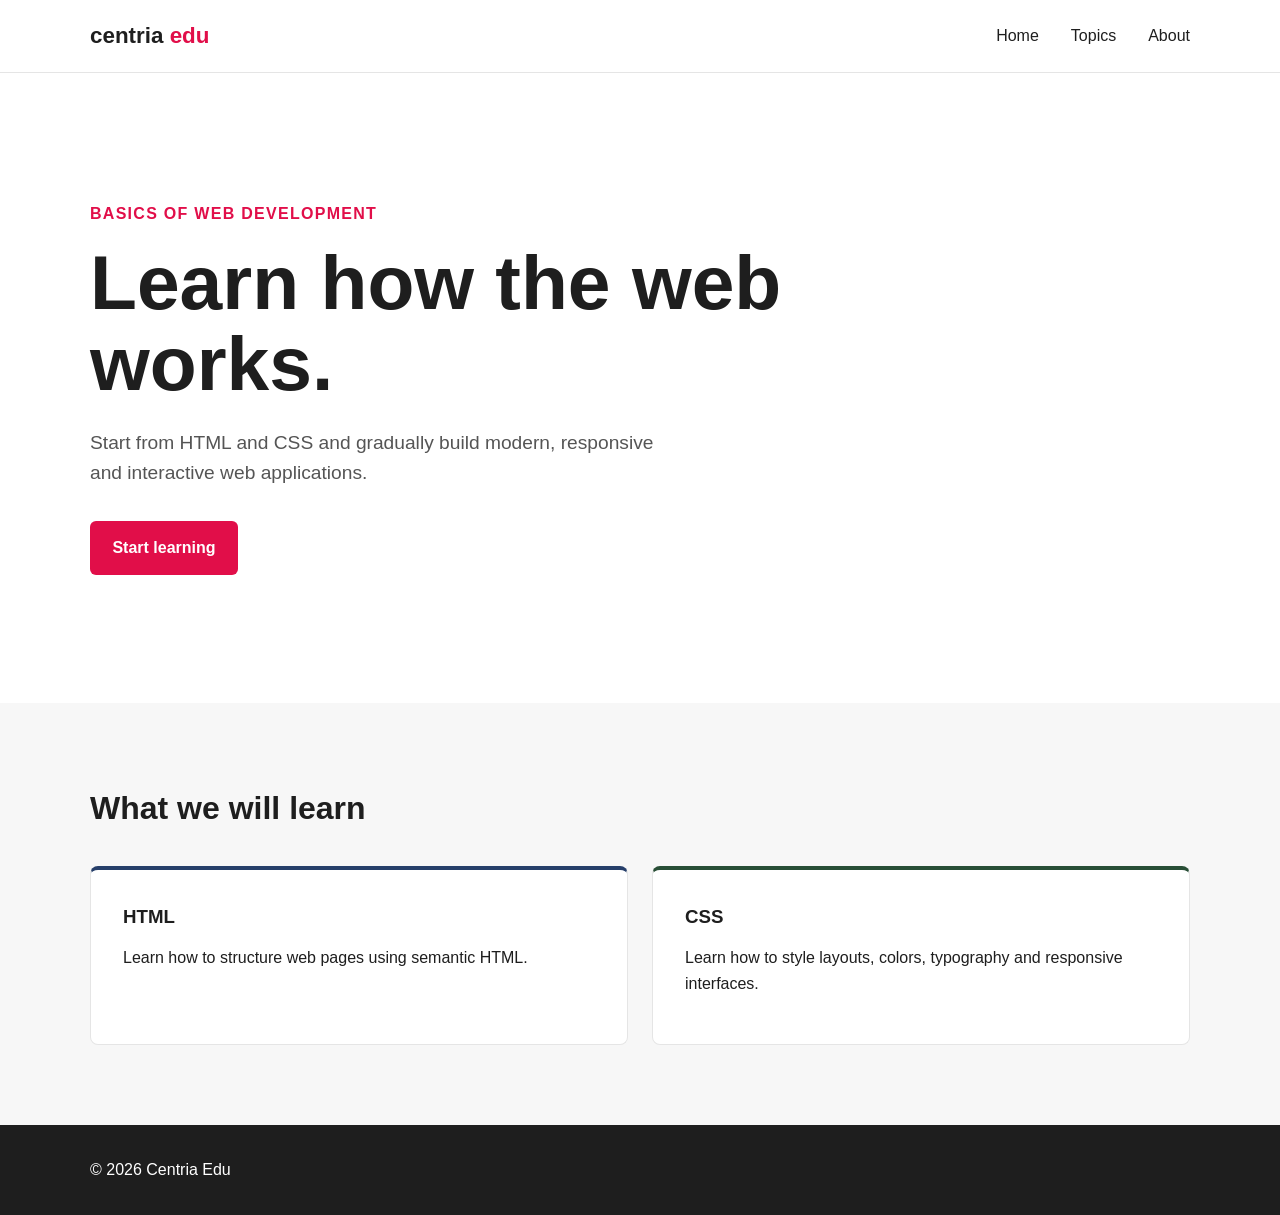
<file: index.html>
<!--
    Centria Edu - Basics of Web Development

    Original author: Ville Heikkiniemi
    Modified by: Mika Pirttimäki
    Last modified: 2026-11-09

    Based on the original course template.
-->

<!DOCTYPE html>
<html lang="en">
    
<head>
    <meta charset="UTF-8">
    <meta name="viewport" content="width=device-width, initial-scale=1.0">
    <meta name="author" content="Ville Heikkiniemi">
    <link rel="icon" href="favicon.ico">
    <link rel="stylesheet" href="style.css">
    

    <title>Centria Edu | Basics of Web Development</title>

</head>

<body>

    <header>
        <div class="container">
            <nav>
                <div class="logo">
                    centria <span>edu</span>
                </div>

                <ul>
                    <li><a href="#">Home</a></li>
                    <li><a href="#topics">Topics</a></li>
                    <li><a href="#">About</a></li>
                </ul>
            </nav>
        </div>
    </header>

    <main>

        <section class="hero">
            <div class="container">
                <div class="hero-content">

                    <span class="label">Basics of Web Development</span>

                    <h1>
                        Learn how the web works.
                    </h1>

                    <p>
                        Start from HTML and CSS and gradually build modern,
                        responsive and interactive web applications.
                    </p>

                    <a href="#topics" class="button">
                        Start learning
                    </a>

                </div>
            </div>
        </section>

        <section class="topics" id="topics">
            <div class="container">

                <h2>What we will learn</h2>

                <div class="cards">

                    <article class="card">
                        <h3>HTML</h3>
                        <p>
                            Learn how to structure web pages using semantic HTML.
                        </p>
                    </article>

                    <article class="card">
                        <h3>CSS</h3>
                        <p>
                            Learn how to style layouts, colors, typography and
                            responsive interfaces.
                        </p>
                    </article>

                </div>
            </div>
        </section>

    </main>

    <footer>
        <div class="container">
            <p>&copy; 2026 Centria Edu</p>
        </div>
    </footer>

</body>
</html>
</file>
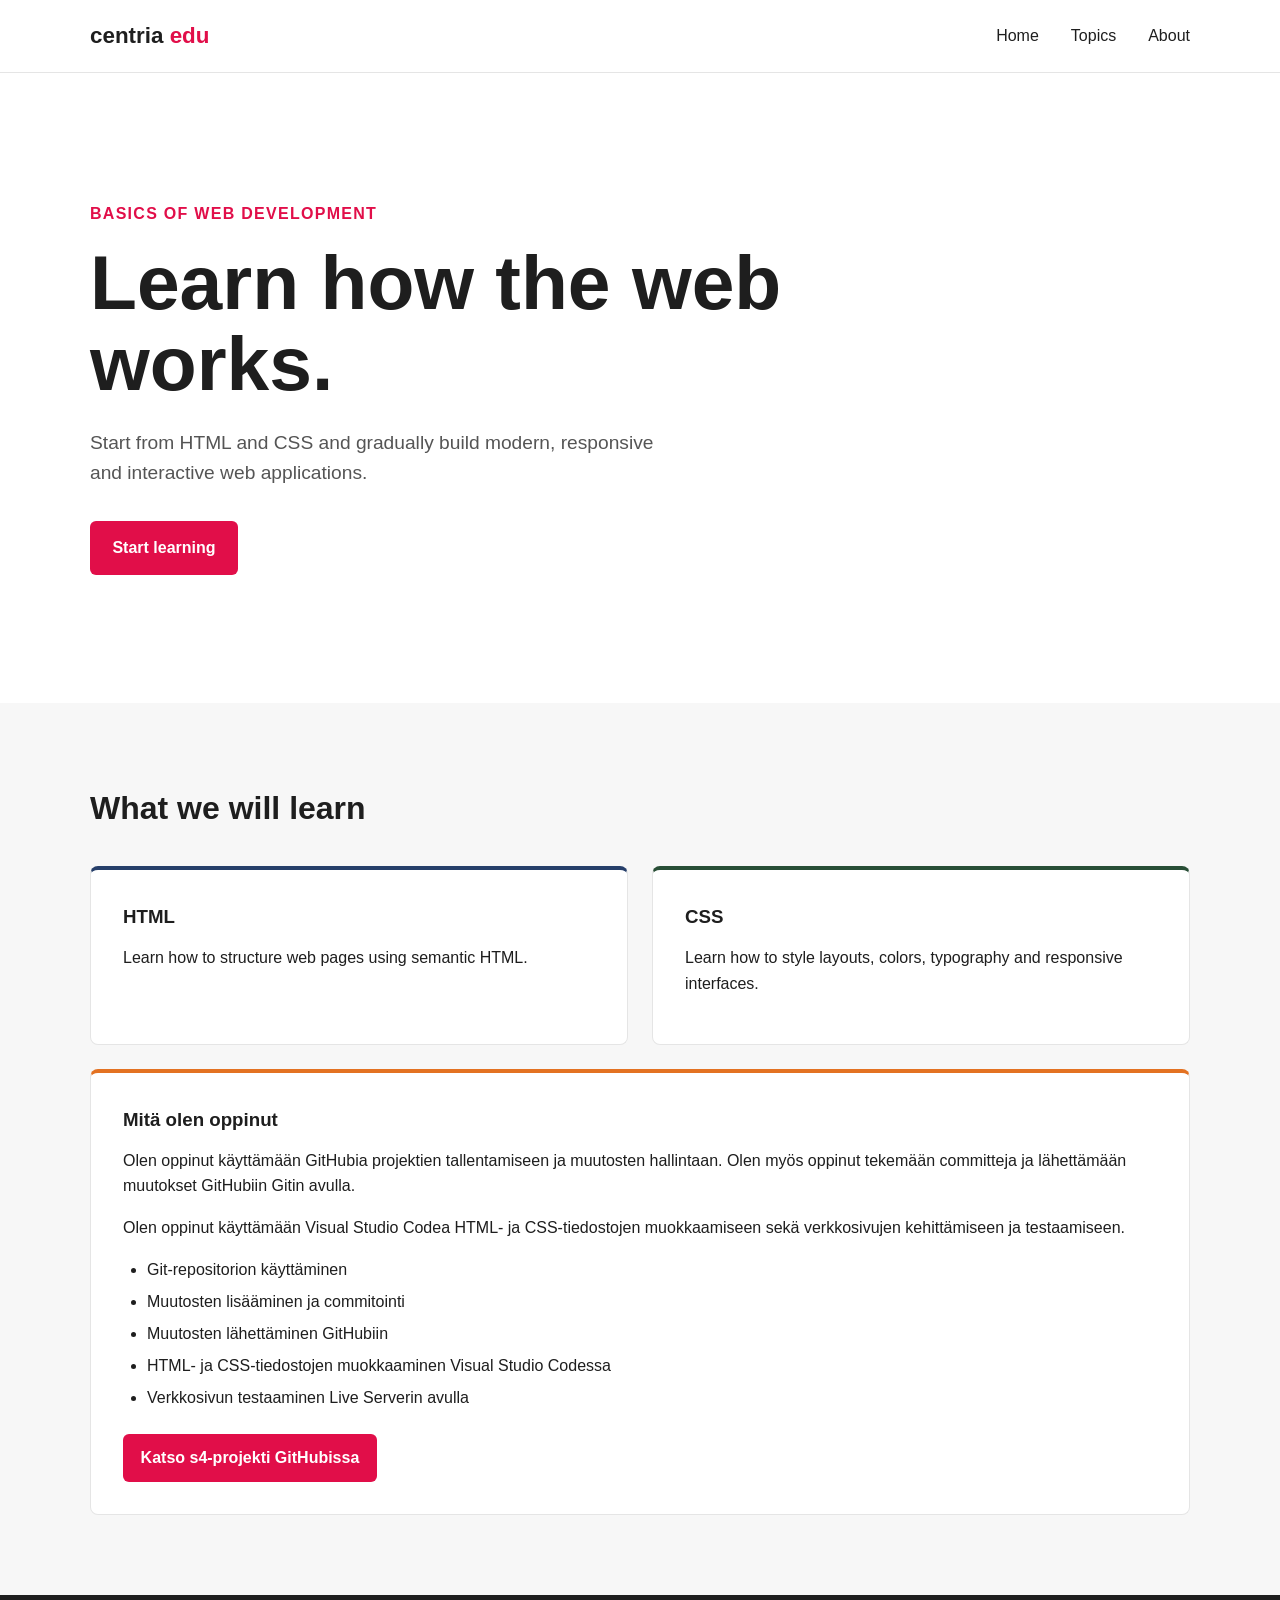
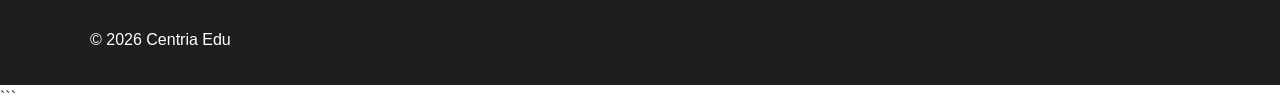
<file: s4/index.html>
<!--
    Centria Edu - Basics of Web Development

    Original author: Ville Heikkiniemi
    Modified by: Mika Pirttimäki
    Last modified: 2026-09-17

    Based on the original course template.
-->

<!DOCTYPE html>
<html lang="en">

<head>
    <meta charset="UTF-8">
    <meta name="viewport" content="width=device-width, initial-scale=1.0">
    <meta name="author" content="Ville Heikkiniemi">

    <link rel="icon" href="favicon.ico">
    <link rel="stylesheet" href="style.css">

    <title>Centria Edu | Basics of Web Development</title>
</head>

<body>

    <header>
        <div class="container">
            <nav>
                <div class="logo">
                    centria <span>edu</span>
                </div>

                <ul>
                    <li><a href="#">Home</a></li>
                    <li><a href="#topics">Topics</a></li>
                    <li><a href="#learning">About</a></li>
                </ul>
            </nav>
        </div>
    </header>

    <main>

        <section class="hero">
            <div class="container">
                <div class="hero-content">

                    <span class="label">Basics of Web Development</span>

                    <h1>
                        Learn how the web works.
                    </h1>

                    <p>
                        Start from HTML and CSS and gradually build modern,
                        responsive and interactive web applications.
                    </p>

                    <a href="#topics" class="button">
                        Start learning
                    </a>

                </div>
            </div>
        </section>

        <section class="topics" id="topics">
            <div class="container">

                <h2>What we will learn</h2>

                <div class="cards">

                    <article class="card">
                        <h3>HTML</h3>

                        <p>
                            Learn how to structure web pages using semantic HTML.
                        </p>
                    </article>

                    <article class="card">
                        <h3>CSS</h3>

                        <p>
                            Learn how to style layouts, colors, typography and
                            responsive interfaces.
                        </p>
                    </article>

                    <article class="card" id="learning">
                        <h3>Mitä olen oppinut</h3>

                        <p>
                            Olen oppinut käyttämään GitHubia projektien
                            tallentamiseen ja muutosten hallintaan. Olen myös
                            oppinut tekemään committeja ja lähettämään muutokset
                            GitHubiin Gitin avulla.
                        </p>

                        <p>
                            Olen oppinut käyttämään Visual Studio Codea HTML- ja
                            CSS-tiedostojen muokkaamiseen sekä verkkosivujen
                            kehittämiseen ja testaamiseen.
                        </p>

                        <ul>
                            <li>Git-repositorion käyttäminen</li>
                            <li>Muutosten lisääminen ja commitointi</li>
                            <li>Muutosten lähettäminen GitHubiin</li>
                            <li>HTML- ja CSS-tiedostojen muokkaaminen Visual Studio Codessa</li>
                            <li>Verkkosivun testaaminen Live Serverin avulla</li>
                        </ul>

                        <a href="https://github.com/Pira85/a1/tree/main/s4" target="_blank" rel="noopener noreferrer">
                        Katso s4-projekti GitHubissa
                        </a>
                    </article>

                </div>
            </div>
        </section>

    </main>

    <footer>
        <div class="container">
            <p>&copy; 2026 Centria Edu</p>
        </div>
    </footer>

</body>

</html>
```
</file>
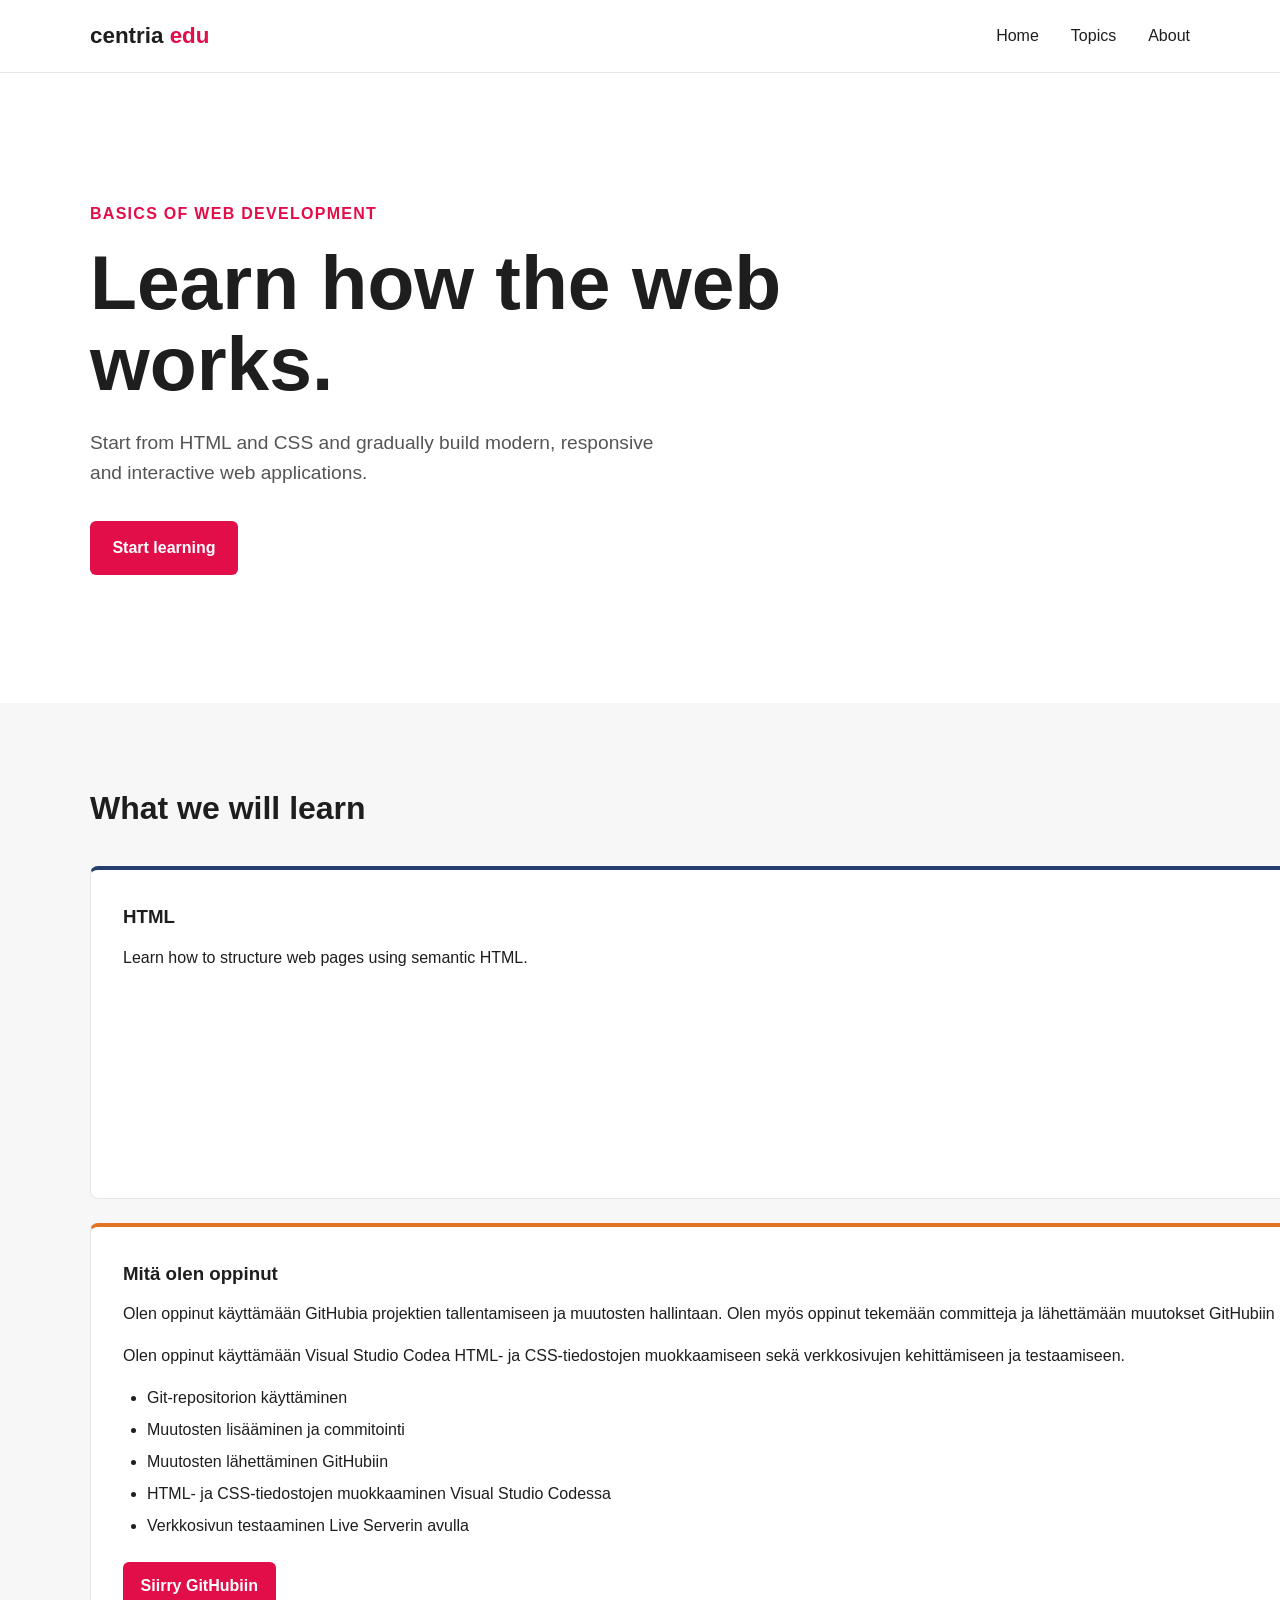
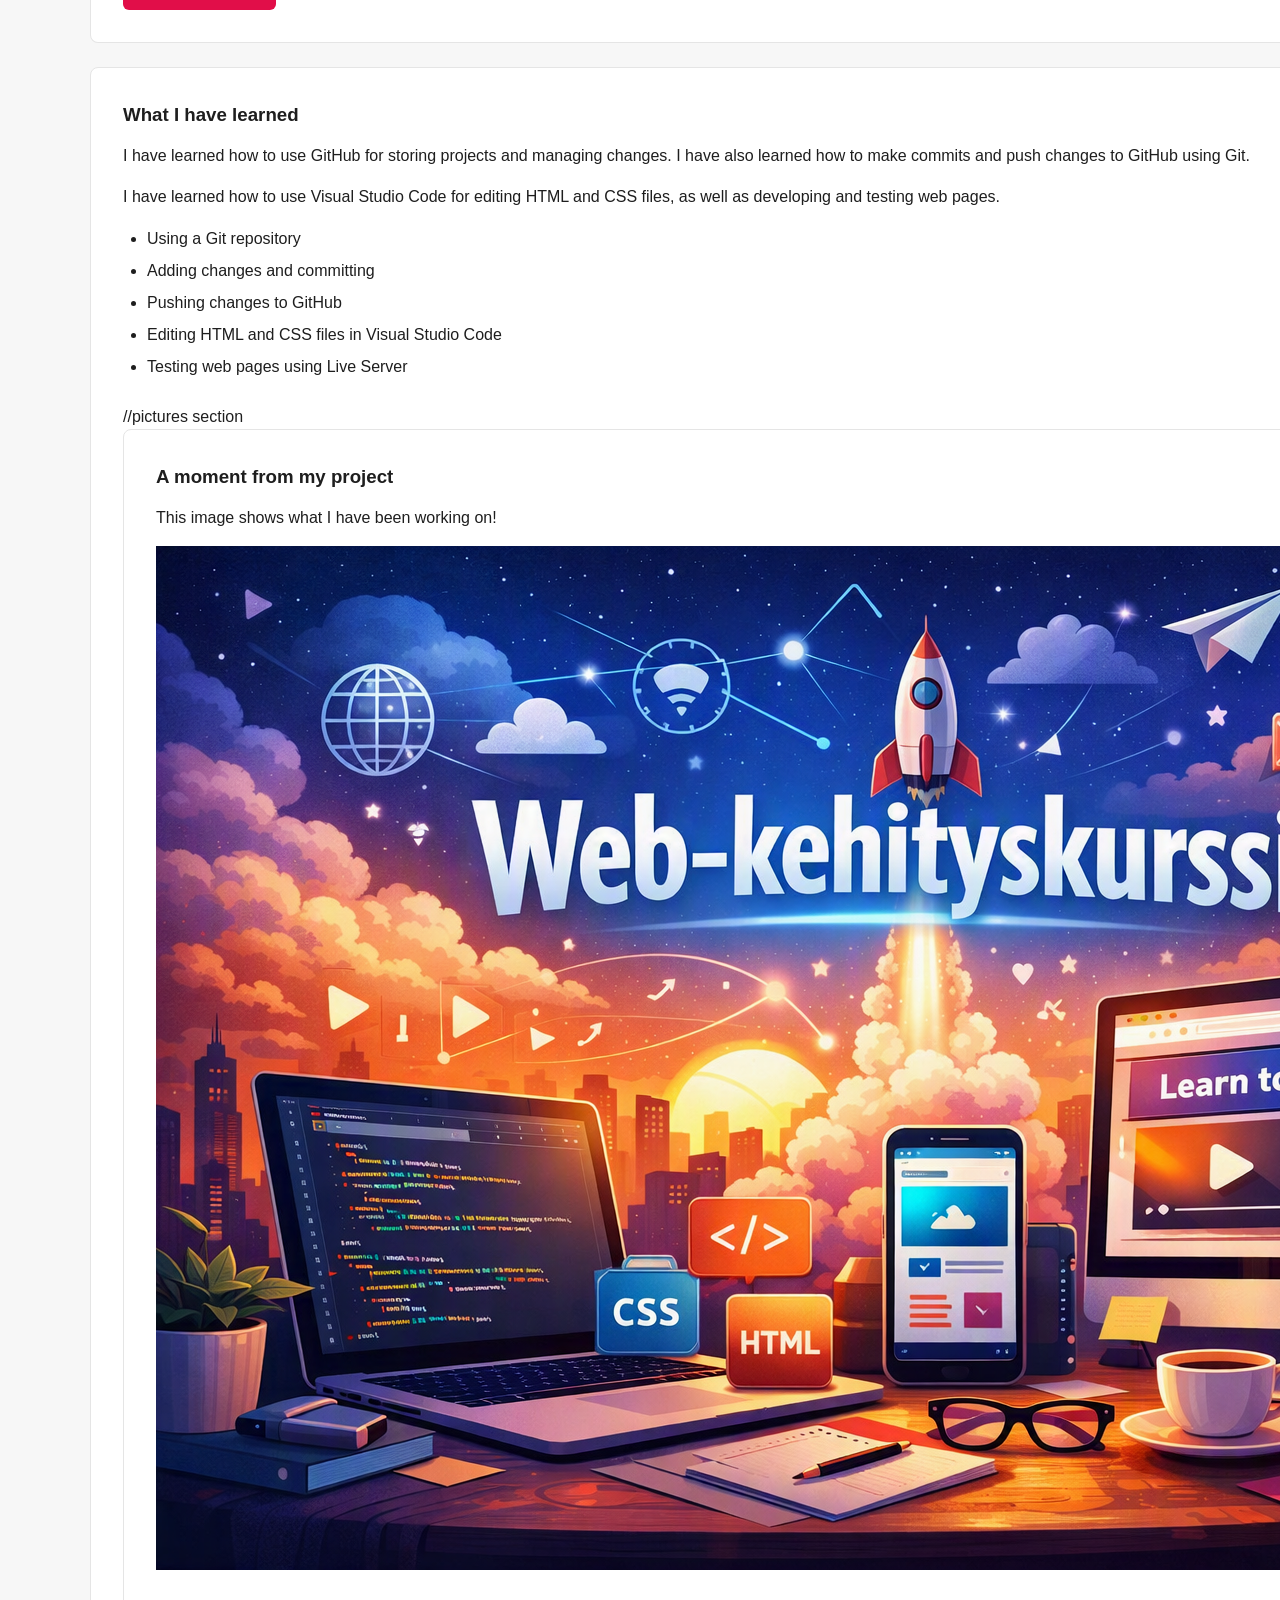
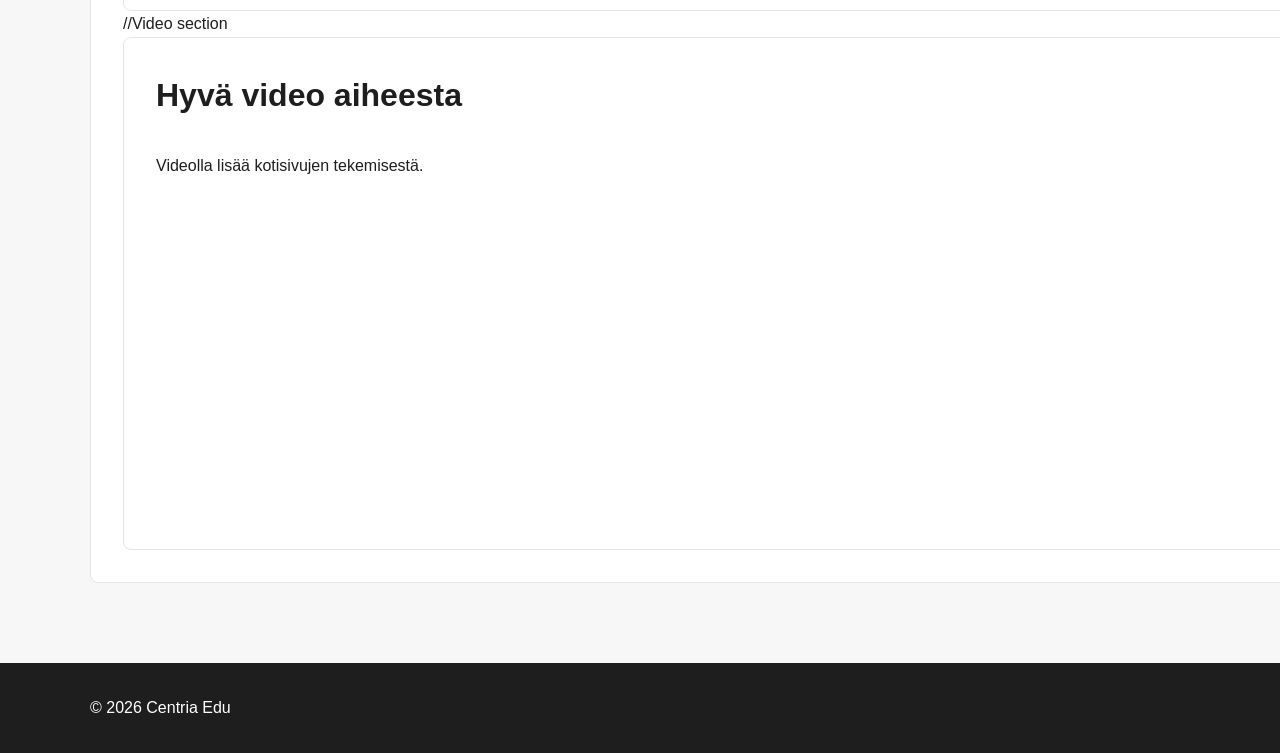
<file: s6/index.html>
<!--
    Centria Edu - Basics of Web Development

    Original author: Ville Heikkiniemi
    Modified by: Mika Pirttimäki
    Last modified: 2026-09-17

    Based on the original course template.
-->

<!DOCTYPE html>
<html lang="en">

<head>
    <meta charset="UTF-8">
    <meta name="viewport" content="width=device-width, initial-scale=1.0">
    <meta name="author" content="Ville Heikkiniemi">

    <link rel="icon" href="favicon.ico">
    <link rel="stylesheet" href="style.css">

    <title>Centria Edu | Basics of Web Development</title>
</head>

<body>

    <header>
        <div class="container">
            <nav>
                <div class="logo">
                    centria <span>edu</span>
                </div>

                <ul>
                    <li><a href="#">Home</a></li>
                    <li><a href="#topics">Topics</a></li>
                    <li><a href="#learning">About</a></li>
                </ul>
            </nav>
        </div>
    </header>

    <main>

        <section class="hero">
            <div class="container">
                <div class="hero-content">

                    <span class="label">Basics of Web Development</span>

                    <h1>
                        Learn how the web works.
                    </h1>

                    <p>
                        Start from HTML and CSS and gradually build modern,
                        responsive and interactive web applications.
                    </p>

                    <a href="#topics" class="button">
                        Start learning
                    </a>

                </div>
            </div>
        </section>

        <section class="topics" id="topics">
            <div class="container">

                <h2>What we will learn</h2>

                <div class="cards">

                    <article class="card">
                        <h3>HTML</h3>

                        <p>
                            Learn how to structure web pages using semantic HTML.
                        </p>
                    </article>

                    <article class="card">
                        <h3>CSS</h3>

                        <p>
                            Learn how to style layouts, colors, typography and
                            responsive interfaces.
                        </p>
                    </article>

                    <article class="card" id="learning">
                        <h3>Mitä olen oppinut</h3>

                        <p>
                            Olen oppinut käyttämään GitHubia projektien
                            tallentamiseen ja muutosten hallintaan. Olen myös
                            oppinut tekemään committeja ja lähettämään muutokset
                            GitHubiin Gitin avulla.
                        </p>

                        <p>
                            Olen oppinut käyttämään Visual Studio Codea HTML- ja
                            CSS-tiedostojen muokkaamiseen sekä verkkosivujen
                            kehittämiseen ja testaamiseen.
                        </p>

                        <ul>
                            <li>Git-repositorion käyttäminen</li>
                            <li>Muutosten lisääminen ja commitointi</li>
                            <li>Muutosten lähettäminen GitHubiin</li>
                            <li>HTML- ja CSS-tiedostojen muokkaaminen Visual Studio Codessa</li>
                            <li>Verkkosivun testaaminen Live Serverin avulla</li>
                        </ul>

                        <a href="https://github.com/" target="_blank" rel="noopener noreferrer">
                            Siirry GitHubiin
                        </a>
                    </article>
                    <article class="card" id="learning">
                        <h3>What I have learned</h3>

                        <p>
                            I have learned how to use GitHub for storing projects
                            and managing changes. I have also learned how to make
                            commits and push changes to GitHub using Git.
                        </p>

                        <p>
                            I have learned how to use Visual Studio Code for
                            editing HTML and CSS files, as well as developing and
                            testing web pages.
                        </p>

                        <ul>
                            <li>Using a Git repository</li>
                            <li>Adding changes and committing</li>
                            <li>Pushing changes to GitHub</li>
                            <li>Editing HTML and CSS files in Visual Studio Code</li>
                            <li>Testing web pages using Live Server</li>
                        </ul>
                        //pictures section
                        <article class="card">
                            <h3>A moment from my project</h3>
                            <p>
                                This image shows what I have been working on!
                            </p>
                            <img src="images\tekoalykuva.png" alt="Every day it's like this" />               
                        </article>
                        
                        //Video section
                        <article class="card">
                        <h2>Hyvä video aiheesta</h2>
                        <p>Videolla lisää kotisivujen tekemisestä.</p>
                        <iframe width="560" height="315" src="https://www.youtube.com/embed/Ss_3M5VhaYA?si=KcB52KSra6Bb_6T6" title="YouTube video player" frameborder="0" allow="accelerometer; autoplay; clipboard-write; encrypted-media; gyroscope; picture-in-picture; web-share" referrerpolicy="strict-origin-when-cross-origin" allowfullscreen></iframe>
                        </article>
                    </div>
        </section>

    </main>

    <footer>
        <div class="container">
            <p>&copy; 2026 Centria Edu</p>
        </div>
    </footer>

</body>

</html>
</file>
<file: style.css>
:root {
    --primary: #e10e49;
    --light: #ffffff;
    --dark: #1e1e1e;
    --blue: #263f6a;
    --green: #284e36;
    --orange: #e37222;
    --rose: #c24d52;
}

* {
    box-sizing: border-box;
    margin: 0;
    padding: 0;
}

body {
    font-family: Arial, Helvetica, sans-serif;
    background-color: var(--light);
    color: var(--dark);
    line-height: 1.6;
}

header {
    border-bottom: 1px solid #e5e5e5;
}

.container {
    width: min(1100px, 90%);
    margin: 0 auto;
}

nav {
    min-height: 72px;
    display: flex;
    justify-content: space-between;
    align-items: center;
}

.logo {
    font-size: 1.4rem;
    font-weight: bold;
    color: var(--dark);
}

.logo span {
    color: var(--primary);
}

nav ul {
    display: flex;
    gap: 2rem;
    list-style: none;
}

nav a {
    color: var(--dark);
    text-decoration: none;
}

nav a:hover {
    color: var(--primary);
}

.hero {
    min-height: 70vh;
    display: flex;
    align-items: center;
}

.hero-content {
    max-width: 700px;
}

.label {
    display: inline-block;
    margin-bottom: 1rem;
    color: var(--primary);
    font-weight: bold;
    text-transform: uppercase;
    letter-spacing: 0.08rem;
}

h1 {
    margin-bottom: 1.5rem;
    font-size: clamp(2.5rem, 6vw, 5rem);
    line-height: 1.05;
}

.hero p {
    max-width: 600px;
    margin-bottom: 2rem;
    font-size: 1.2rem;
    color: #555;
}

.button {
    display: inline-block;
    padding: 0.9rem 1.4rem;
    background-color: var(--primary);
    color: var(--light);
    text-decoration: none;
    border-radius: 6px;
    font-weight: bold;
}

.button:hover {
    background-color: var(--rose);
}

.topics {
    padding: 5rem 0;
    background-color: #f7f7f7;
}

.topics h2 {
    margin-bottom: 2rem;
    font-size: 2rem;
}

.cards {
    display: grid;
    grid-template-columns: repeat(2, 1fr);
    gap: 1.5rem;
}

.card {
    padding: 2rem;
    background-color: var(--light);
    border: 1px solid #e5e5e5;
    border-radius: 8px;
}

.card h3 {
    margin-bottom: 0.8rem;
}

.card p {
    margin-bottom: 1rem;
}

.card:nth-child(1) {
    border-top: 4px solid var(--blue);
}

.card:nth-child(2) {
    border-top: 4px solid var(--green);
}

.card:nth-child(3) {
    grid-column: 1 / -1;
    border-top: 4px solid var(--orange);
}

/* What I have learned -osion lista */
#learning ul {
    margin: 1rem 0 1.5rem 1.5rem;
}

#learning li {
    margin-bottom: 0.4rem;
}

/* What I have learned -osion GitHub-linkki */
#learning a {
    display: inline-block;
    padding: 0.7rem 1.1rem;
    background-color: var(--primary);
    color: var(--light);
    text-decoration: none;
    border-radius: 6px;
    font-weight: bold;
}

#learning a:hover {
    background-color: var(--rose);
}

footer {
    padding: 2rem 0;
    background-color: var(--dark);
    color: var(--light);
}

@media (max-width: 700px) {
    nav ul {
        display: none;
    }

    .cards {
        grid-template-columns: 1fr;
    }
v
    .card:nth-child(3) {
        grid-column: auto;
    }

    .hero {
        min-height: 60vh;
    }
}
</file>
<file: s4/style.css>
:root {
    --primary: #e10e49;
    --light: #ffffff;
    --dark: #1e1e1e;
    --blue: #263f6a;
    --green: #284e36;
    --orange: #e37222;
    --rose: #c24d52;
}

* {
    box-sizing: border-box;
    margin: 0;
    padding: 0;
}

body {
    font-family: Arial, Helvetica, sans-serif;
    background-color: var(--light);
    color: var(--dark);
    line-height: 1.6;
}

header {
    border-bottom: 1px solid #e5e5e5;
}

.container {
    width: min(1100px, 90%);
    margin: 0 auto;
}

nav {
    min-height: 72px;
    display: flex;
    justify-content: space-between;
    align-items: center;
}

.logo {
    font-size: 1.4rem;
    font-weight: bold;
    color: var(--dark);
}

.logo span {
    color: var(--primary);
}

nav ul {
    display: flex;
    gap: 2rem;
    list-style: none;
}

nav a {
    color: var(--dark);
    text-decoration: none;
}

nav a:hover {
    color: var(--primary);
}

.hero {
    min-height: 70vh;
    display: flex;
    align-items: center;
}

.hero-content {
    max-width: 700px;
}

.label {
    display: inline-block;
    margin-bottom: 1rem;
    color: var(--primary);
    font-weight: bold;
    text-transform: uppercase;
    letter-spacing: 0.08rem;
}

h1 {
    margin-bottom: 1.5rem;
    font-size: clamp(2.5rem, 6vw, 5rem);
    line-height: 1.05;
}

.hero p {
    max-width: 600px;
    margin-bottom: 2rem;
    font-size: 1.2rem;
    color: #555;
}

.button {
    display: inline-block;
    padding: 0.9rem 1.4rem;
    background-color: var(--primary);
    color: var(--light);
    text-decoration: none;
    border-radius: 6px;
    font-weight: bold;
}

.button:hover {
    background-color: var(--rose);
}

.topics {
    padding: 5rem 0;
    background-color: #f7f7f7;
}

.topics h2 {
    margin-bottom: 2rem;
    font-size: 2rem;
}

.cards {
    display: grid;
    grid-template-columns: repeat(2, 1fr);
    gap: 1.5rem;
}

.card {
    padding: 2rem;
    background-color: var(--light);
    border: 1px solid #e5e5e5;
    border-radius: 8px;
}

.card h3 {
    margin-bottom: 0.8rem;
}

.card p {
    margin-bottom: 1rem;
}

.card:nth-child(1) {
    border-top: 4px solid var(--blue);
}

.card:nth-child(2) {
    border-top: 4px solid var(--green);
}

.card:nth-child(3) {
    grid-column: 1 / -1;
    border-top: 4px solid var(--orange);
}

/* What I have learned -osion lista */
#learning ul {
    margin: 1rem 0 1.5rem 1.5rem;
}

#learning li {
    margin-bottom: 0.4rem;
}

/* What I have learned -osion GitHub-linkki */
#learning a {
    display: inline-block;
    padding: 0.7rem 1.1rem;
    background-color: var(--primary);
    color: var(--light);
    text-decoration: none;
    border-radius: 6px;
    font-weight: bold;
}

#learning a:hover {
    background-color: var(--rose);
}

footer {
    padding: 2rem 0;
    background-color: var(--dark);
    color: var(--light);
}

@media (max-width: 700px) {
    nav ul {
        display: none;
    }

    .cards {
        grid-template-columns: 1fr;
    }
v
    .card:nth-child(3) {
        grid-column: auto;
    }

    .hero {
        min-height: 60vh;
    }
}
</file>
<file: s6/style.css>
:root {
    --primary: #e10e49;
    --light: #ffffff;
    --dark: #1e1e1e;
    --blue: #263f6a;
    --green: #284e36;
    --orange: #e37222;
    --rose: #c24d52;
}

* {
    box-sizing: border-box;
    margin: 0;
    padding: 0;
}

body {
    font-family: Arial, Helvetica, sans-serif;
    background-color: var(--light);
    color: var(--dark);
    line-height: 1.6;
}

header {
    border-bottom: 1px solid #e5e5e5;
}

.container {
    width: min(1100px, 90%);
    margin: 0 auto;
}

nav {
    min-height: 72px;
    display: flex;
    justify-content: space-between;
    align-items: center;
}

.logo {
    font-size: 1.4rem;
    font-weight: bold;
    color: var(--dark);
}

.logo span {
    color: var(--primary);
}

nav ul {
    display: flex;
    gap: 2rem;
    list-style: none;
}

nav a {
    color: var(--dark);
    text-decoration: none;
}

nav a:hover {
    color: var(--primary);
}

.hero {
    min-height: 70vh;
    display: flex;
    align-items: center;
}

.hero-content {
    max-width: 700px;
}

.label {
    display: inline-block;
    margin-bottom: 1rem;
    color: var(--primary);
    font-weight: bold;
    text-transform: uppercase;
    letter-spacing: 0.08rem;
}

h1 {
    margin-bottom: 1.5rem;
    font-size: clamp(2.5rem, 6vw, 5rem);
    line-height: 1.05;
}

.hero p {
    max-width: 600px;
    margin-bottom: 2rem;
    font-size: 1.2rem;
    color: #555;
}

.button {
    display: inline-block;
    padding: 0.9rem 1.4rem;
    background-color: var(--primary);
    color: var(--light);
    text-decoration: none;
    border-radius: 6px;
    font-weight: bold;
}

.button:hover {
    background-color: var(--rose);
}

.topics {
    padding: 5rem 0;
    background-color: #f7f7f7;
}

.topics h2 {
    margin-bottom: 2rem;
    font-size: 2rem;
}

.cards {
    display: grid;
    grid-template-columns: repeat(2, 1fr);
    gap: 1.5rem;
}

.card {
    padding: 2rem;
    background-color: var(--light);
    border: 1px solid #e5e5e5;
    border-radius: 8px;
}

.card h3 {
    margin-bottom: 0.8rem;
}

.card p {
    margin-bottom: 1rem;
}

.card:nth-child(1) {
    border-top: 4px solid var(--blue);
}

.card:nth-child(2) {
    border-top: 4px solid var(--green);
}

.card:nth-child(3) {
    grid-column: 1 / -1;
    border-top: 4px solid var(--orange);
}

/* What I have learned -osion lista */
#learning ul {
    margin: 1rem 0 1.5rem 1.5rem;
}

#learning li {
    margin-bottom: 0.4rem;
}

/* What I have learned -osion GitHub-linkki */
#learning a {
    display: inline-block;
    padding: 0.7rem 1.1rem;
    background-color: var(--primary);
    color: var(--light);
    text-decoration: none;
    border-radius: 6px;
    font-weight: bold;
}

#learning a:hover {
    background-color: var(--rose);
}

footer {
    padding: 2rem 0;
    background-color: var(--dark);
    color: var(--light);
}

@media (max-width: 700px) {
    nav ul {
        display: none;
    }

    .cards {
        grid-template-columns: 1fr;
    }
v
    .card:nth-child(3) {
        grid-column: auto;
    }

    .hero {
        min-height: 60vh;
    }
}
</file>
